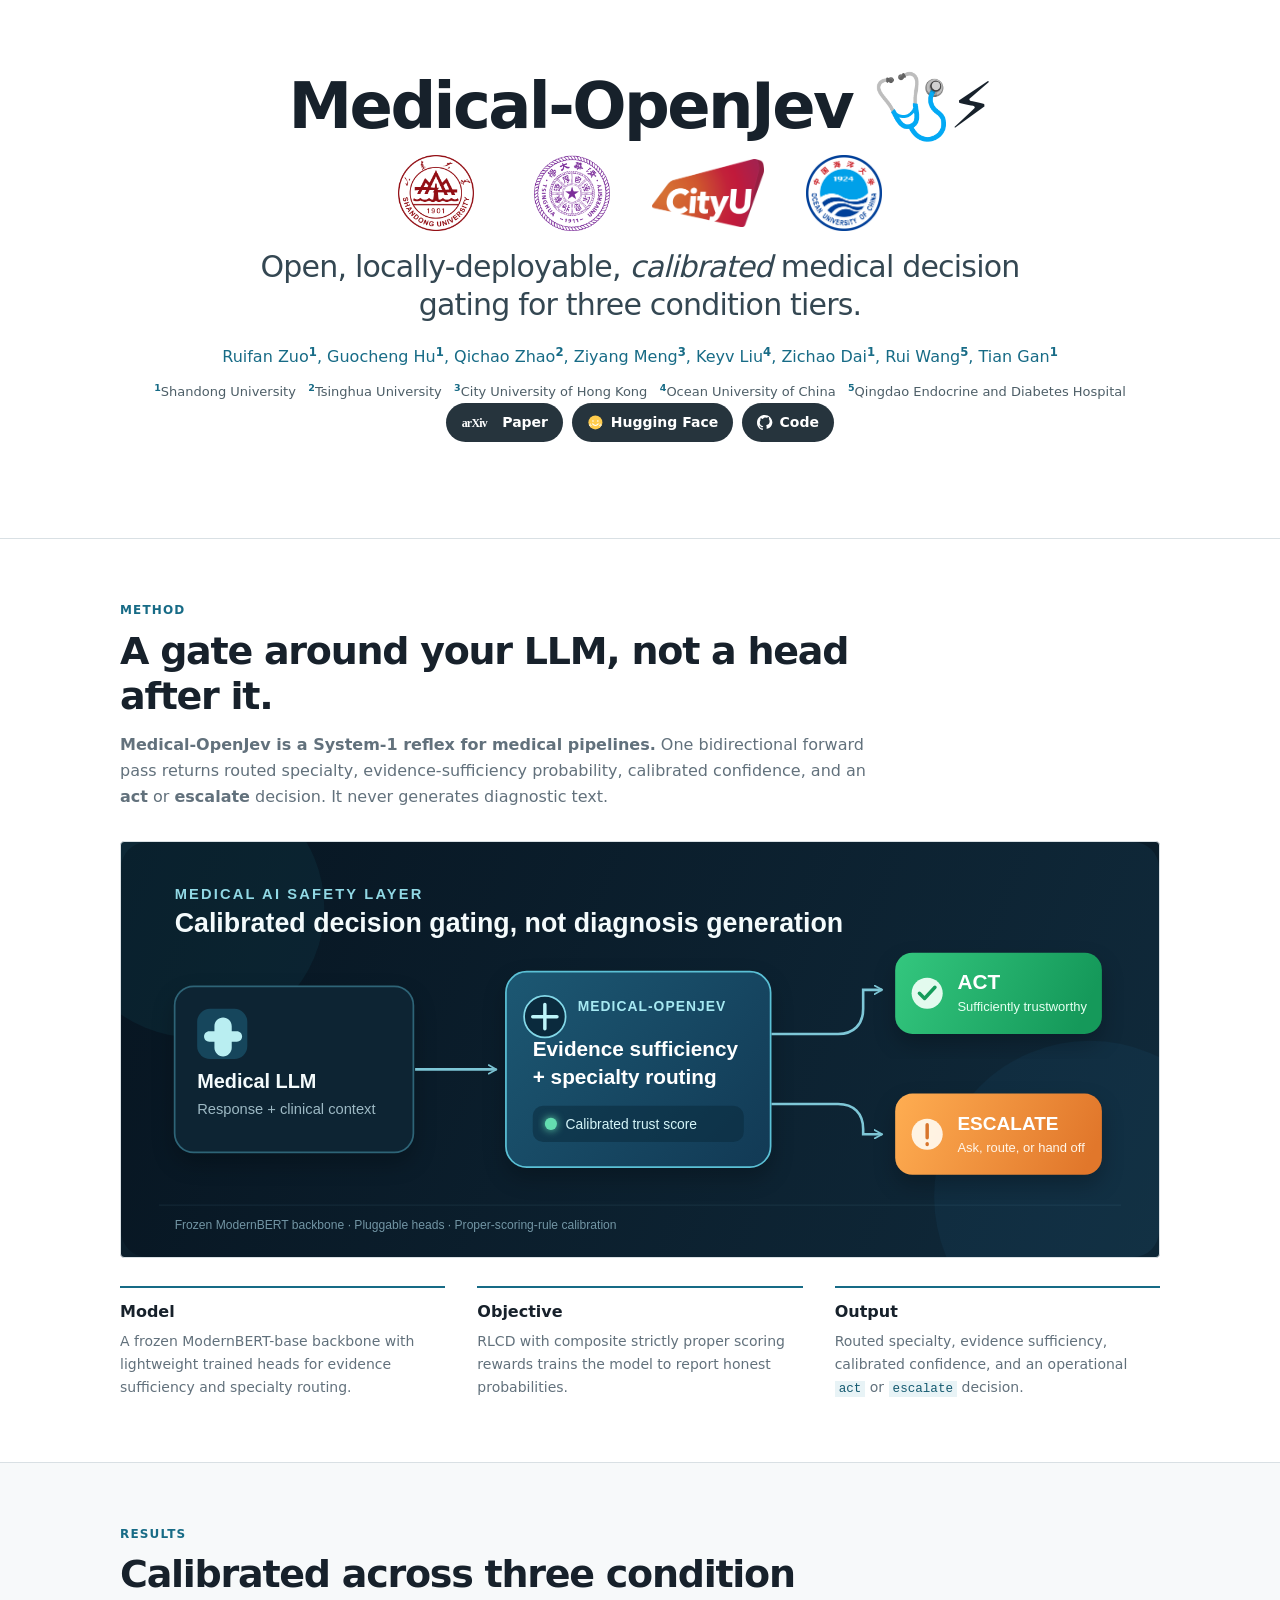
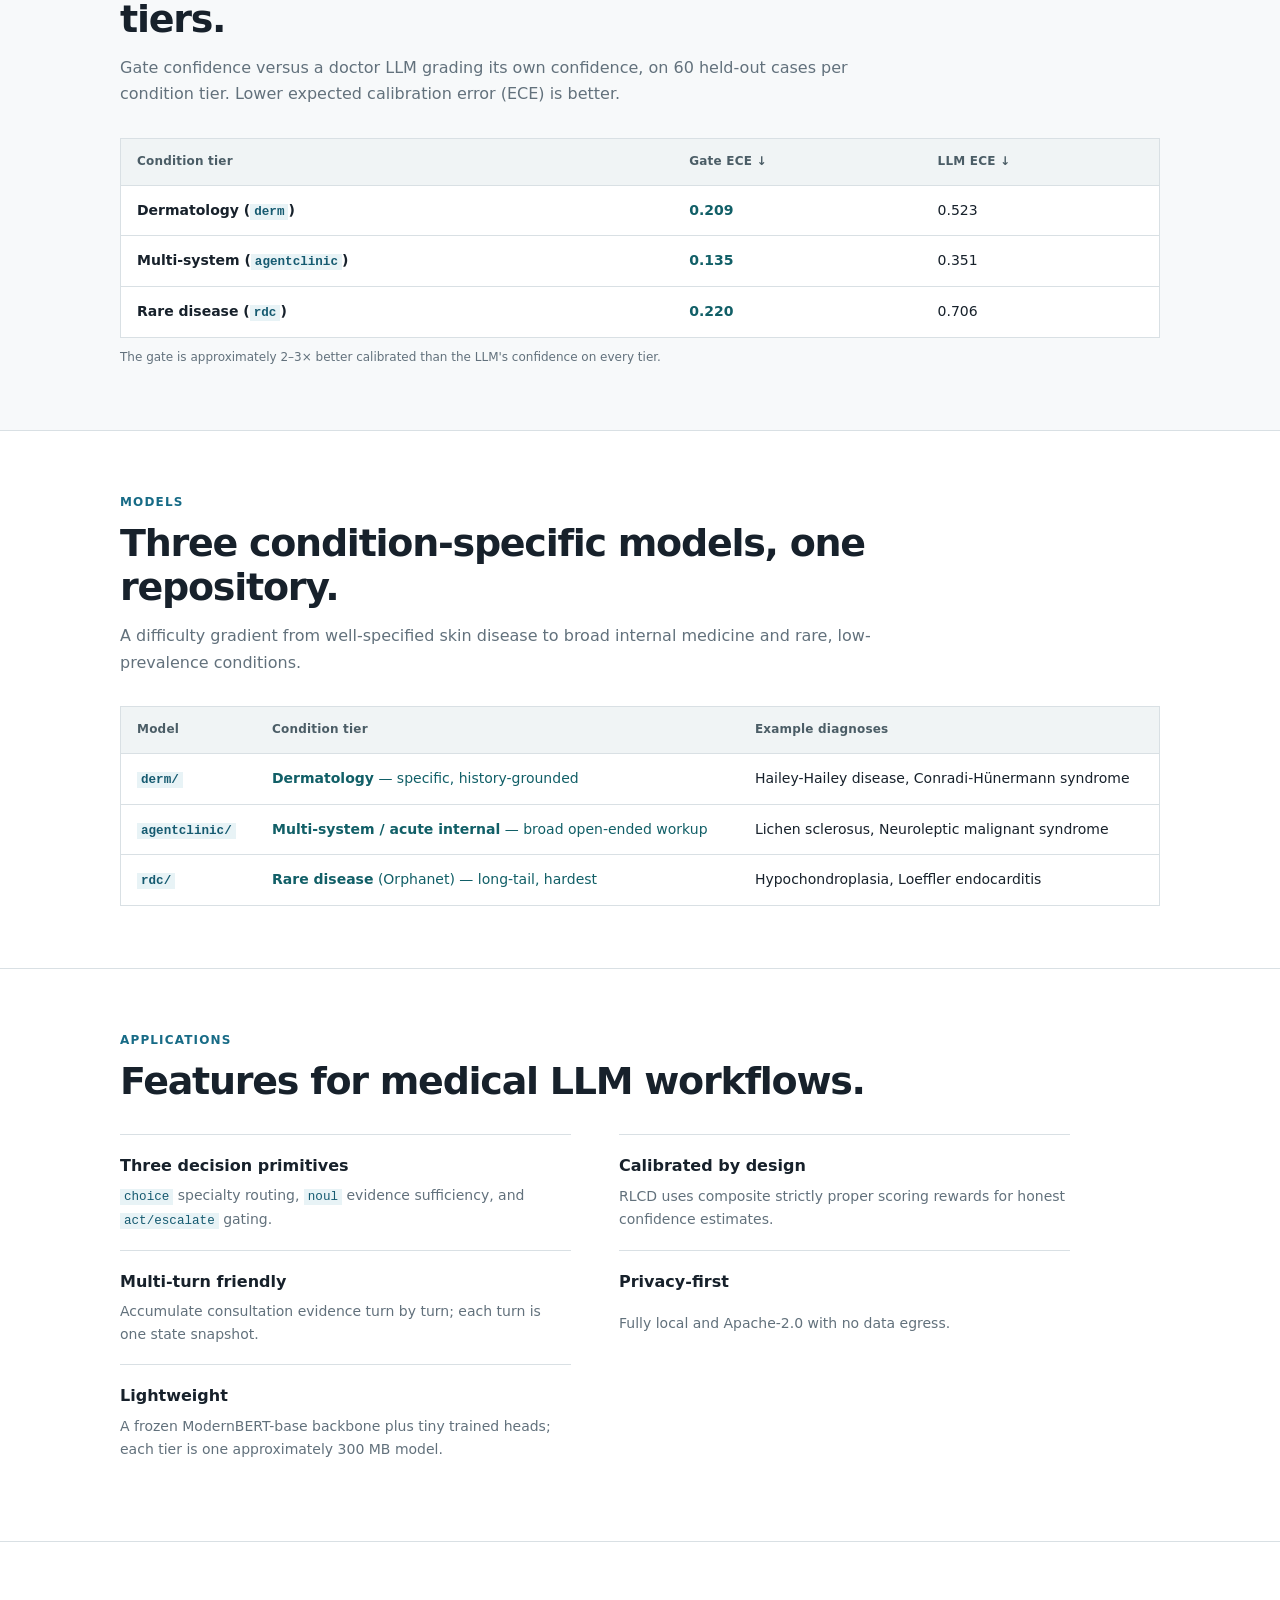
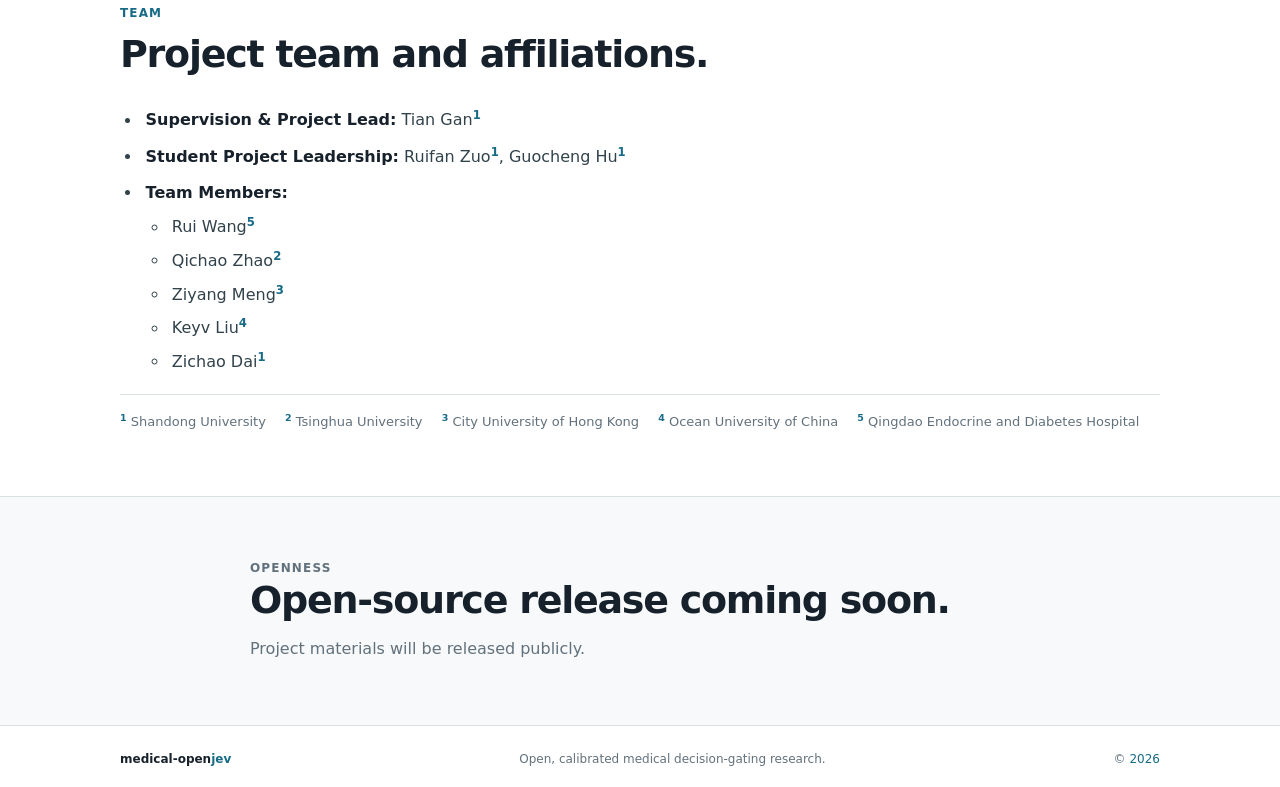
<file: index.html>
<!doctype html>
<html lang="en">
  <head>
    <meta charset="utf-8">
    <meta name="viewport" content="width=device-width, initial-scale=1">
    <meta name="description" content="Medical-OpenJev is an open, locally deployable, calibrated medical decision gate for three condition tiers.">
    <meta name="theme-color" content="#ffffff">
    <title>Medical-OpenJev · Calibrated medical decision gating</title>
    <link rel="icon" href="web/assets/medical-openjev-method.svg" type="image/svg+xml">
    <link rel="stylesheet" href="web/styles.css">
  </head>
  <body>
    <a class="skip-link" href="#main">Skip to content</a>

    <main id="main">
      <section id="top" class="hero">
        <div class="container hero-center">
          <div class="title-lockup">
            <h1>Medical-OpenJev 🩺⚡</h1>
          </div>
          <div class="project-logos" aria-label="Project institutions">
            <div class="institution-logo"><img src="web/logo/山东大学-logo-1024px.png" alt="Shandong University"></div>
            <div class="institution-logo"><img src="web/logo/清华大学-logo-1024px.png" alt="Tsinghua University"></div>
            <div class="institution-logo"><img src="web/logo/香港城市大学（东莞）-logo-1024px.png" alt="City University of Hong Kong"></div>
            <div class="institution-logo"><img src="web/logo/中国海洋大学logo.png" alt="Ocean University of China"></div>
          </div>
          <p class="tagline">Open, locally-deployable, <em>calibrated</em> medical decision gating for three condition tiers.</p>
          <p class="author-line">
            Ruifan Zuo<sup>1</sup>, Guocheng Hu<sup>1</sup>, Qichao Zhao<sup>2</sup>, Ziyang Meng<sup>3</sup>, Keyv Liu<sup>4</sup>, Zichao Dai<sup>1</sup>, Rui Wang<sup>5</sup>, Tian Gan<sup>1</sup>
          </p>
          <p class="affiliation-line">
            <sup>1</sup>Shandong University &nbsp; <sup>2</sup>Tsinghua University &nbsp; <sup>3</sup>City University of Hong Kong &nbsp; <sup>4</sup>Ocean University of China &nbsp; <sup>5</sup>Qingdao Endocrine and Diabetes Hospital
          </p>
          <div class="project-links" aria-label="Project resources">
            <a href="https://arxiv.org" target="_blank" rel="noopener noreferrer" aria-label="Paper on arXiv">
              <svg class="resource-icon resource-icon--arxiv" aria-hidden="true" focusable="false" viewBox="0 0 52 24">
                <text x="1" y="18" font-family="Georgia, 'Times New Roman', serif" font-size="18" font-weight="700" letter-spacing="-1.1">arXiv</text>
              </svg>
              <span>Paper</span>
            </a>
            <a href="https://huggingface.co/fancc28/Medical-OpenJev" target="_blank" rel="noopener noreferrer" aria-label="Model on Hugging Face">
              <svg class="resource-icon resource-icon--huggingface" aria-hidden="true" focusable="false" viewBox="0 0 24 24">
                <circle cx="12" cy="12" r="10" fill="#ffcc4d"></circle>
                <circle cx="8.55" cy="10" r="1.15"></circle>
                <circle cx="15.45" cy="10" r="1.15"></circle>
                <path d="M8 14.1c1.08 1.53 2.48 2.3 4 2.3s2.92-.77 4-2.3" fill="none" stroke="currentColor" stroke-linecap="round" stroke-width="1.45"></path>
                <path d="M5.1 14.45c-.9.2-1.48.8-1.48 1.56 0 .68.46 1.15 1.1 1.15.57 0 1.16-.36 1.69-1.03M18.9 14.45c.9.2 1.48.8 1.48 1.56 0 .68-.46 1.15-1.1 1.15-.57 0-1.16-.36-1.69-1.03" fill="none" stroke="currentColor" stroke-linecap="round" stroke-width="1.25"></path>
              </svg>
              <span>Hugging Face</span>
            </a>
            <a href="https://github.com/vindahi/Medical-OpenJev" target="_blank" rel="noopener noreferrer" aria-label="Source code on GitHub">
              <svg class="resource-icon" aria-hidden="true" focusable="false" viewBox="0 0 16 16">
                <path d="M8 0C3.58 0 0 3.58 0 8c0 3.54 2.29 6.53 5.47 7.59.4.07.55-.17.55-.38 0-.19-.01-.82-.01-1.49-2.01.37-2.53-.49-2.69-.94-.09-.23-.48-.94-.82-1.13-.28-.15-.68-.52-.01-.53.63-.01 1.08.58 1.23.82.72 1.21 1.87.87 2.33.66.07-.52.28-.87.51-1.07-1.78-.2-3.64-.89-3.64-3.95 0-.87.31-1.59.82-2.15-.08-.2-.36-1.02.08-2.12 0 0 .67-.21 2.2.82A7.65 7.65 0 018 2.69c.68 0 1.36.09 2 .27 1.53-1.04 2.2-.82 2.2-.82.44 1.1.16 1.92.08 2.12.51.56.82 1.27.82 2.15 0 3.07-1.87 3.75-3.65 3.95.29.25.54.73.54 1.48 0 1.07-.01 1.93-.01 2.2 0 .21.15.46.55.38A8.013 8.013 0 0016 8c0-4.42-3.58-8-8-8z"></path>
              </svg>
              <span>Code</span>
            </a>
          </div>
        </div>
      </section>

      <section id="method" class="section">
        <div class="container">
          <div class="section-heading">
            <p class="kicker">METHOD</p>
            <h2>A gate around your LLM, not a head after it.</h2>
            <p><strong>Medical-OpenJev is a System-1 reflex for medical pipelines.</strong> One bidirectional forward pass returns routed specialty, evidence-sufficiency probability, calibrated confidence, and an <strong>act</strong> or <strong>escalate</strong> decision. It never generates diagnostic text.</p>
          </div>
          <img class="method-figure" src="web/assets/medical-openjev-method.svg" alt="A medical language model response passes through medical-openjev and is selected to act or escalate." width="1200" height="480">
          <div class="method-notes">
            <div>
              <h3>Model</h3>
              <p>A frozen ModernBERT-base backbone with lightweight trained heads for evidence sufficiency and specialty routing.</p>
            </div>
            <div>
              <h3>Objective</h3>
              <p>RLCD with composite strictly proper scoring rewards trains the model to report honest probabilities.</p>
            </div>
            <div>
              <h3>Output</h3>
              <p>Routed specialty, evidence sufficiency, calibrated confidence, and an operational <code>act</code> or <code>escalate</code> decision.</p>
            </div>
          </div>
        </div>
      </section>

      <section id="results" class="section section-muted">
        <div class="container">
          <div class="section-heading">
            <p class="kicker">RESULTS</p>
            <h2>Calibrated across three condition tiers.</h2>
            <p>Gate confidence versus a doctor LLM grading its own confidence, on 60 held-out cases per condition tier. Lower expected calibration error (ECE) is better.</p>
          </div>
          <div class="table-wrap">
            <table>
              <thead>
                <tr><th scope="col">Condition tier</th><th scope="col">Gate ECE ↓</th><th scope="col">LLM ECE ↓</th></tr>
              </thead>
              <tbody>
                <tr><th scope="row">Dermatology (<code>derm</code>)</th><td><strong>0.209</strong></td><td>0.523</td></tr>
                <tr><th scope="row">Multi-system (<code>agentclinic</code>)</th><td><strong>0.135</strong></td><td>0.351</td></tr>
                <tr><th scope="row">Rare disease (<code>rdc</code>)</th><td><strong>0.220</strong></td><td>0.706</td></tr>
              </tbody>
            </table>
          </div>
          <p class="table-note">The gate is approximately 2–3× better calibrated than the LLM's confidence on every tier.</p>
        </div>
      </section>

      <section id="models" class="section">
        <div class="container">
          <div class="section-heading">
            <p class="kicker">MODELS</p>
            <h2>Three condition-specific models, one repository.</h2>
            <p>A difficulty gradient from well-specified skin disease to broad internal medicine and rare, low-prevalence conditions.</p>
          </div>
          <div class="table-wrap">
            <table>
              <thead>
                <tr><th scope="col">Model</th><th scope="col">Condition tier</th><th scope="col">Example diagnoses</th></tr>
              </thead>
              <tbody>
                <tr><th scope="row"><code>derm/</code></th><td><strong>Dermatology</strong> — specific, history-grounded</td><td>Hailey-Hailey disease, Conradi-Hünermann syndrome</td></tr>
                <tr><th scope="row"><code>agentclinic/</code></th><td><strong>Multi-system / acute internal</strong> — broad open-ended workup</td><td>Lichen sclerosus, Neuroleptic malignant syndrome</td></tr>
                <tr><th scope="row"><code>rdc/</code></th><td><strong>Rare disease</strong> (Orphanet) — long-tail, hardest</td><td>Hypochondroplasia, Loeffler endocarditis</td></tr>
              </tbody>
            </table>
          </div>
        </div>
      </section>

      <section id="applications" class="section">
        <div class="container">
          <div class="section-heading">
            <p class="kicker">APPLICATIONS</p>
            <h2>Features for medical LLM workflows.</h2>
          </div>
          <ul class="feature-list">
            <li><strong>Three decision primitives</strong><span><code>choice</code> specialty routing, <code>noul</code> evidence sufficiency, and <code>act/escalate</code> gating.</span></li>
            <li><strong>Calibrated by design</strong><span>RLCD uses composite strictly proper scoring rewards for honest confidence estimates.</span></li>
            <li><strong>Multi-turn friendly</strong><span>Accumulate consultation evidence turn by turn; each turn is one state snapshot.</span></li>
            <li><strong>Privacy-first</strong><span>Fully local and Apache-2.0 with no data egress.</span></li>
            <li><strong>Lightweight</strong><span>A frozen ModernBERT-base backbone plus tiny trained heads; each tier is one approximately 300 MB model.</span></li>
          </ul>
        </div>
      </section>

      <section id="team" class="section">
        <div class="container">
          <div class="section-heading">
            <p class="kicker">TEAM</p>
            <h2>Project team and affiliations.</h2>
          </div>
          <ul class="team-outline">
            <li><strong>Supervision &amp; Project Lead:</strong> Tian Gan<sup>1</sup></li>
            <li><strong>Student Project Leadership:</strong> Ruifan Zuo<sup>1</sup>, Guocheng Hu<sup>1</sup></li>
            <li>
              <strong>Team Members:</strong>
              <ul>
                <li>Rui Wang<sup>5</sup></li>
                <li>Qichao Zhao<sup>2</sup></li>
                <li>Ziyang Meng<sup>3</sup></li>
                <li>Keyv Liu<sup>4</sup></li>
                <li>Zichao Dai<sup>1</sup></li>
              </ul>
            </li>
          </ul>
          <p class="team-affiliation-legend">
            <span><sup>1</sup> Shandong University</span>
            <span><sup>2</sup> Tsinghua University</span>
            <span><sup>3</sup> City University of Hong Kong</span>
            <span><sup>4</sup> Ocean University of China</span>
            <span><sup>5</sup> Qingdao Endocrine and Diabetes Hospital</span>
          </p>
        </div>
      </section>

      <section class="section section-muted">
        <div class="container openness">
          <p class="kicker">OPENNESS</p>
          <h2>Open-source release coming soon.</h2>
          <p>Project materials will be released publicly.</p>
        </div>
      </section>
    </main>

    <footer class="site-footer">
      <div class="container footer-inner">
        <span>medical-open<span>jev</span></span>
        <span>Open, calibrated medical decision-gating research.</span>
        <span>© <span id="year"></span></span>
      </div>
    </footer>
    <script src="web/script.js"></script>
  </body>
</html>
</file>
<file: web/styles.css>
:root {
  --paper: #ffffff;
  --surface: #f7f9fa;
  --ink: #17212b;
  --muted: #62717c;
  --accent: #176b86;
  --accent-soft: #e8f3f6;
  --line: #d9e0e4;
  --max-width: 1040px;
}

* { box-sizing: border-box; }

html { scroll-behavior: smooth; }

body {
  margin: 0;
  color: var(--ink);
  background: var(--paper);
  font-family: Inter, ui-sans-serif, system-ui, -apple-system, BlinkMacSystemFont, "Segoe UI", sans-serif;
  font-size: 16px;
  line-height: 1.65;
}

a { color: var(--accent); text-decoration: none; }
a:hover { text-decoration: underline; text-underline-offset: 3px; }

.container { width: min(var(--max-width), calc(100% - 48px)); margin: 0 auto; }

.skip-link { position: fixed; z-index: 10; top: -50px; left: 12px; padding: 7px 12px; background: var(--ink); color: #fff; }
.skip-link:focus { top: 12px; }

.hero { padding: 74px 0 68px; text-align: center; }
.hero-center { max-width: 1100px; }
h1, h2, h3, p { margin-top: 0; }
h1 { margin-bottom: 0; font-size: clamp(40px, 6vw, 64px); line-height: 1; letter-spacing: -2.6px; }
h1 span, .site-footer span span { color: var(--accent); }
.title-lockup { display: flex; align-items: center; justify-content: center; gap: 13px; }
.project-mark { display: grid; width: 48px; height: 48px; place-items: center; border-radius: 9px; background: var(--accent); color: #fff; font-size: 38px; font-weight: 400; line-height: 1; }
.tagline { max-width: 800px; margin: 0 auto 20px; color: #344752; font-size: clamp(22px, 3vw, 30px); line-height: 1.25; font-weight: 500; letter-spacing: -.8px; }
.author-line { max-width: 980px; margin: 0 auto 9px; color: var(--accent); font-size: 16px; line-height: 1.65; }
.affiliation-line { max-width: 1040px; margin: 0 auto; color: #4d5e67; font-size: 13px; line-height: 1.7; }
sup { color: var(--accent); font-size: .73em; font-weight: 700; }
.project-logos { display: flex; flex-wrap: wrap; align-items: center; justify-content: center; gap: 16px 24px; margin: 16px 0; }
.institution-logo { display: grid; width: 112px; height: 78px; place-items: center; }
.institution-logo img { display: block; max-width: 100%; max-height: 76px; object-fit: contain; }
.project-links { display: flex; flex-wrap: wrap; justify-content: center; gap: 9px; margin: 0 0 28px; }
.project-links a { display: inline-flex; align-items: center; gap: 7px; padding: 8px 15px; border-radius: 999px; background: #26343d; color: #fff; font-size: 14px; font-weight: 650; }
.project-links a:hover { background: var(--accent); text-decoration: none; }
.project-links a:focus-visible { outline: 3px solid #75b8ca; outline-offset: 3px; }
.resource-icon { width: 1.1em; height: 1.1em; flex: 0 0 auto; fill: currentColor; }
.resource-icon--arxiv { width: 2.45em; height: 1.15em; }
.resource-icon--huggingface { width: 1.2em; height: 1.2em; }
.section { padding: 62px 0; border-top: 1px solid var(--line); }
.section-muted { background: var(--surface); }
.section-heading { max-width: 760px; margin-bottom: 30px; }
.kicker { margin-bottom: 8px; color: var(--accent); font-size: 12px; font-weight: 750; letter-spacing: 1.15px; }
h2 { margin-bottom: 13px; font-size: clamp(27px, 4vw, 38px); line-height: 1.18; letter-spacing: -1.25px; }
h3 { margin-bottom: 7px; font-size: 16px; line-height: 1.35; }
.section-heading > p:last-child, .openness p { margin-bottom: 0; color: var(--muted); }

.method-figure { display: block; width: 100%; height: auto; border: 1px solid var(--line); border-radius: 4px; background: #0b1e2b; }
.method-notes { display: grid; grid-template-columns: repeat(3, 1fr); gap: 32px; margin-top: 28px; }
.method-notes > div { border-top: 2px solid var(--accent); padding-top: 13px; }
.method-notes p { margin-bottom: 0; color: var(--muted); font-size: 14px; }
code { padding: 1px 4px; background: var(--accent-soft); color: #155a70; font-size: .9em; }

.table-wrap { overflow-x: auto; border: 1px solid var(--line); background: #fff; }
table { width: 100%; min-width: 760px; border-collapse: collapse; text-align: left; font-size: 14px; }
th, td { padding: 13px 16px; vertical-align: top; border-bottom: 1px solid var(--line); }
thead th { background: #f0f4f5; color: #4b5d66; font-size: 12px; font-weight: 750; letter-spacing: .2px; }
tbody tr:last-child th, tbody tr:last-child td { border-bottom: 0; }
tbody td:nth-child(2) { color: #115f67; }
.table-note { margin: 10px 0 0; color: var(--muted); font-size: 12px; }

.feature-list { display: grid; grid-template-columns: repeat(2, 1fr); gap: 0 48px; max-width: 950px; margin: 0; padding: 0; list-style: none; }
.feature-list li { display: grid; gap: 5px; padding: 18px 0; border-top: 1px solid var(--line); }
.feature-list strong { font-size: 16px; }
.feature-list span { color: var(--muted); font-size: 14px; }

.team-outline { max-width: 920px; margin: 0; padding-left: 1.35rem; color: #31424b; }
.team-outline > li { margin: 9px 0; padding-left: 4px; }
.team-outline ul { margin: 7px 0 4px; padding-left: 1.45rem; }
.team-outline ul li { margin: 6px 0; padding-left: 3px; }
.team-outline strong { color: var(--ink); font-weight: 750; }
.team-affiliation-legend { margin: 18px 0 0; padding-top: 14px; border-top: 1px solid var(--line); color: var(--muted); font-size: 13px; line-height: 1.8; }
.team-affiliation-legend span { display: inline-block; margin-right: 15px; }
.openness { max-width: 780px; }

.site-footer { border-top: 1px solid var(--line); padding: 24px 0; color: var(--muted); font-size: 12px; }
.footer-inner { display: flex; justify-content: space-between; gap: 20px; }
.footer-inner > span:first-child { color: var(--ink); font-weight: 750; }

@media (max-width: 720px) {
  .container { width: min(var(--max-width), calc(100% - 32px)); }
  .hero { padding: 54px 0 48px; }
  .title-lockup { gap: 9px; }
  .project-mark { width: 39px; height: 39px; border-radius: 7px; font-size: 31px; }
  .author-line { font-size: 14px; }
  .affiliation-line { font-size: 12px; }
  .project-logos { gap: 11px; margin: 14px 0; }
  .institution-logo { width: 86px; height: 62px; }
  .institution-logo img { max-height: 60px; }
  .section { padding: 48px 0; }
  .method-notes, .feature-list { grid-template-columns: 1fr; gap: 0; }
  .method-notes > div { padding: 16px 0; border-top: 1px solid var(--line); }
  .method-notes > div:first-child { border-top: 2px solid var(--accent); }
  .team-outline { padding-left: 1.2rem; }
  .team-outline ul { padding-left: 1.2rem; }
  .footer-inner { align-items: flex-start; flex-direction: column; gap: 5px; }
}

@media (prefers-reduced-motion: reduce) { html { scroll-behavior: auto; } }
</file>
